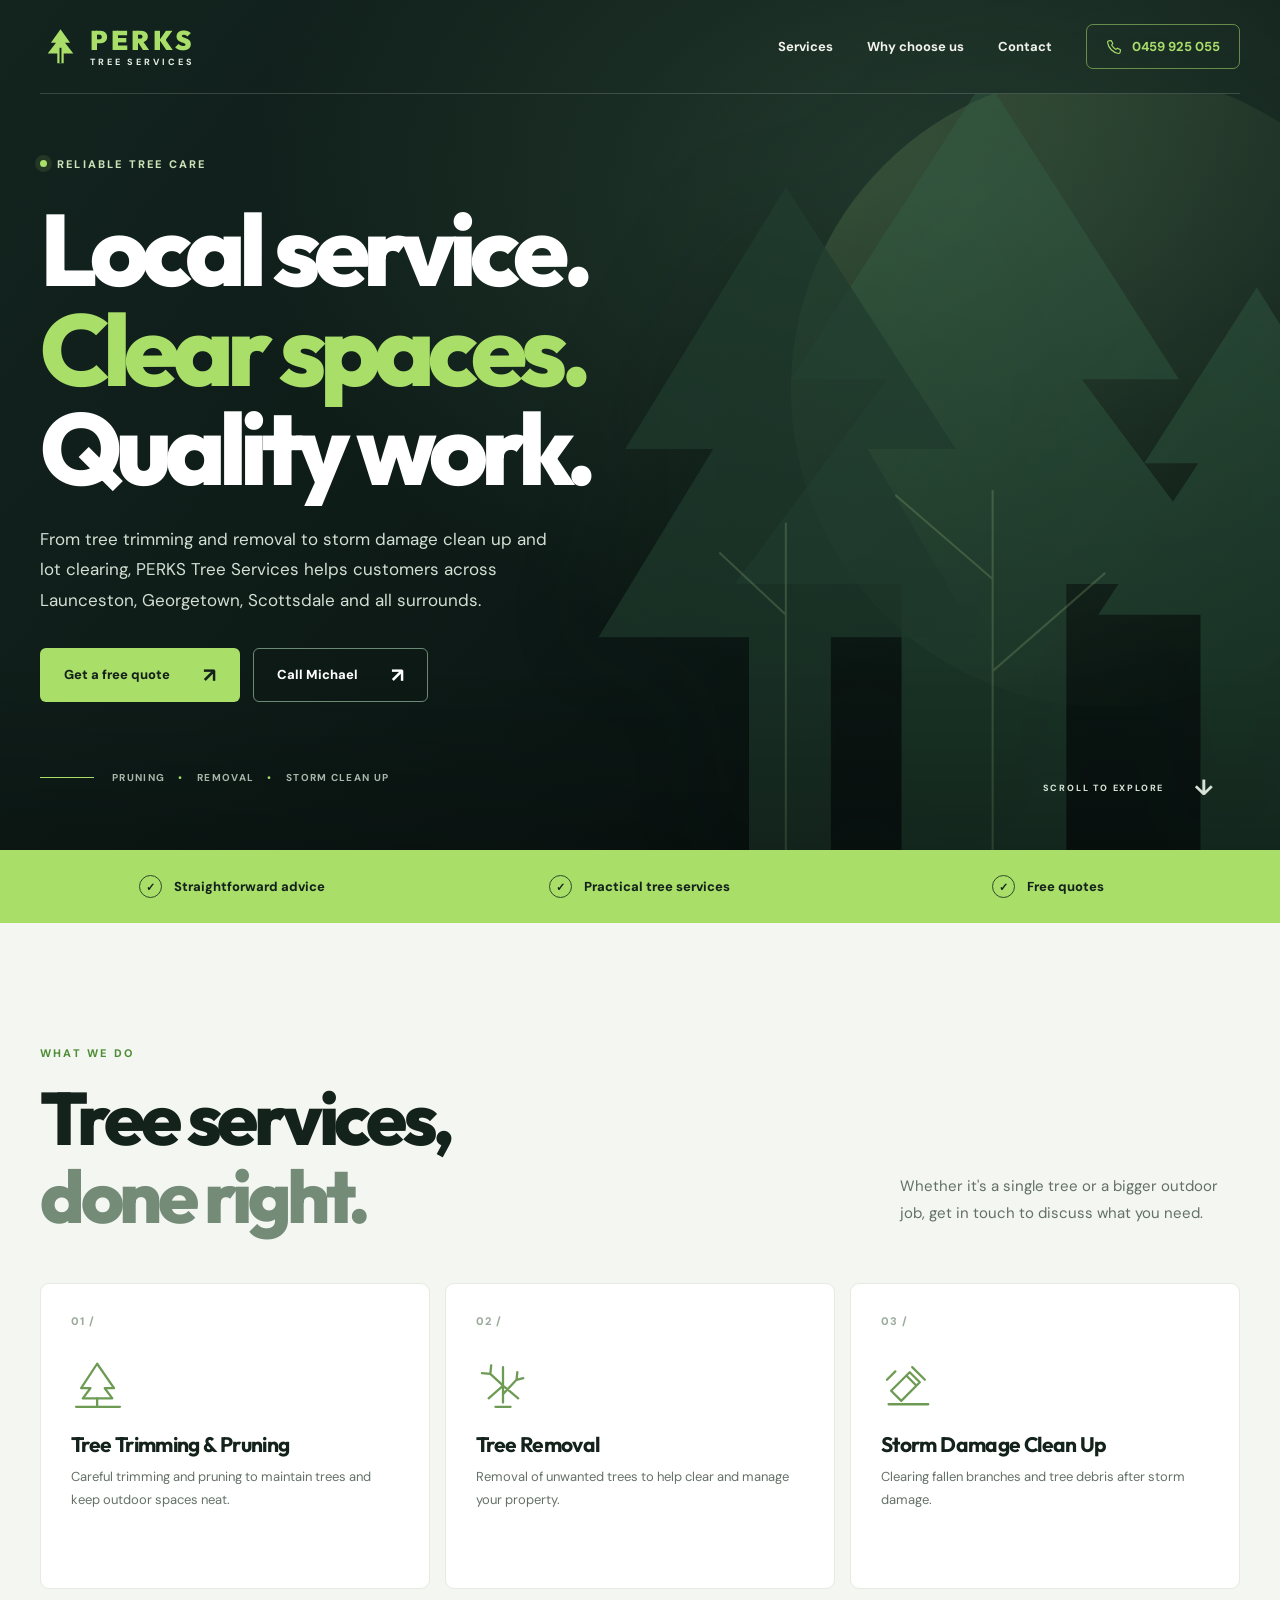
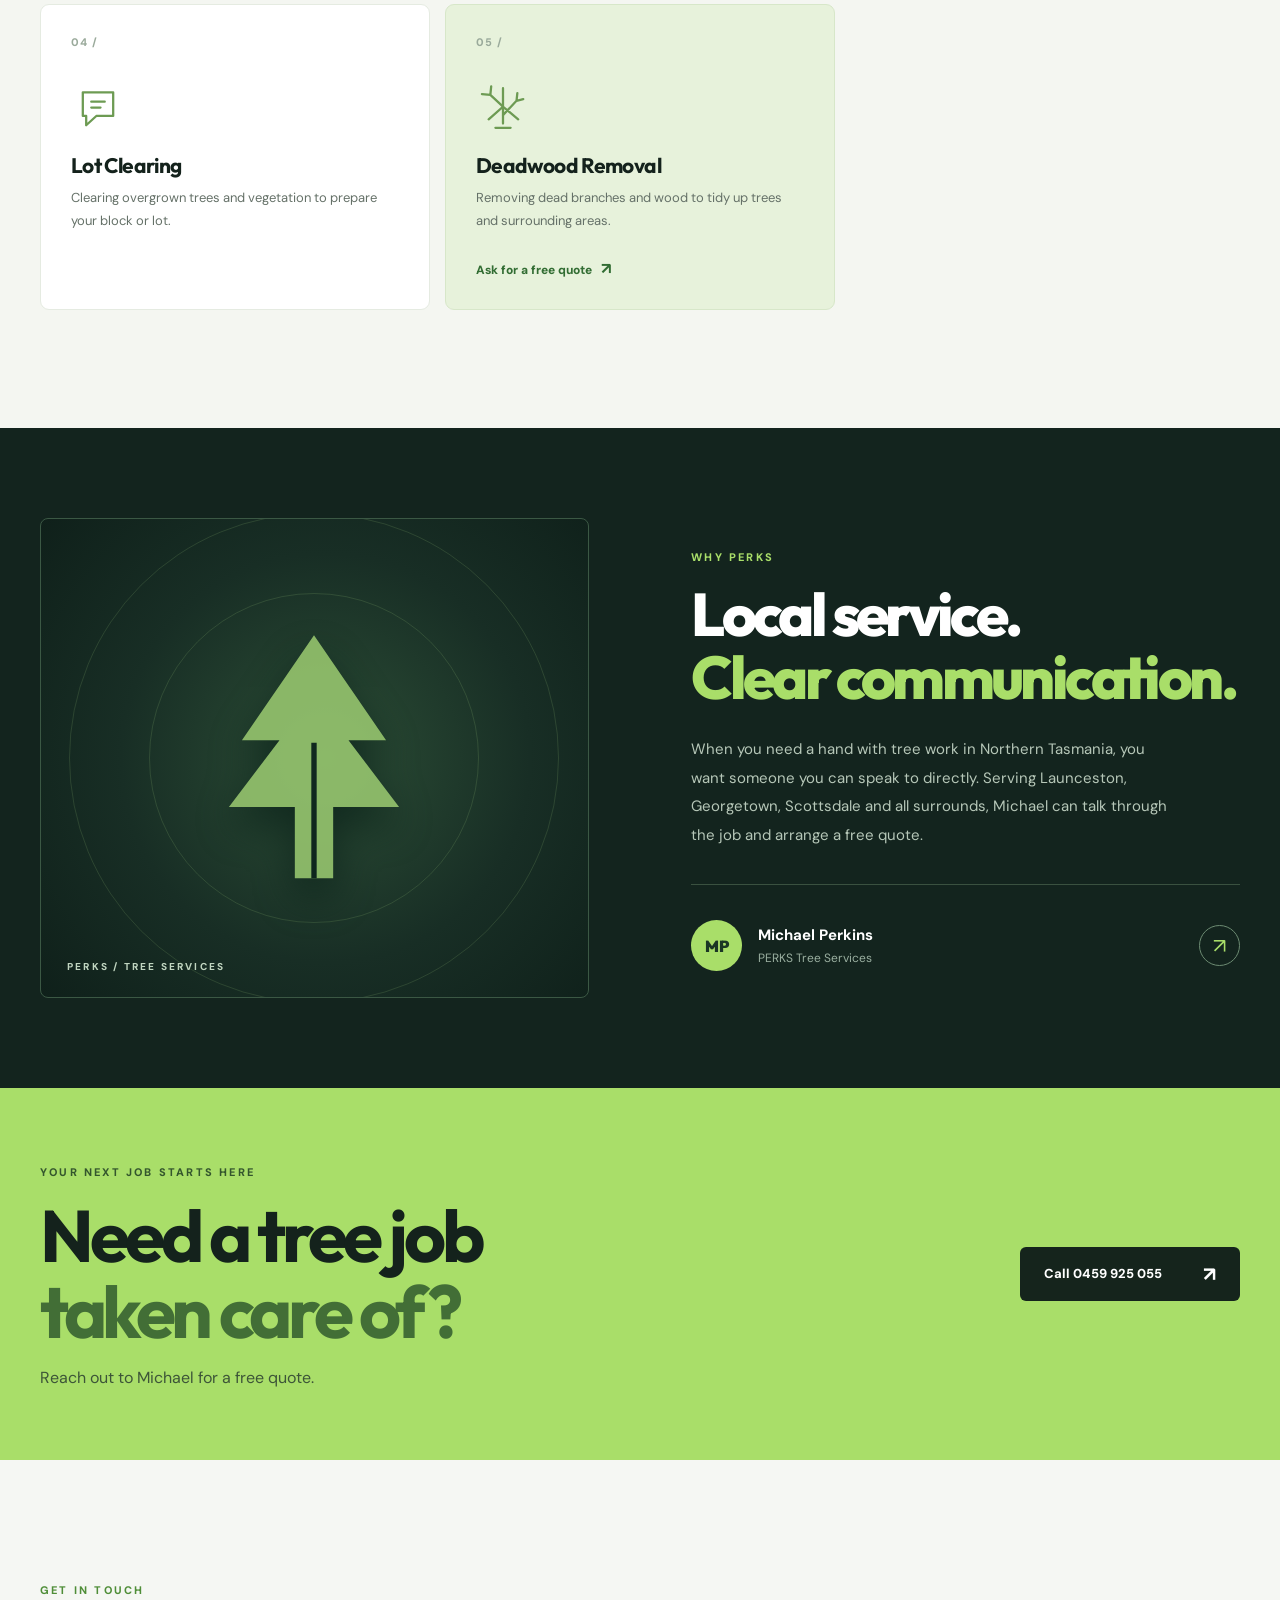
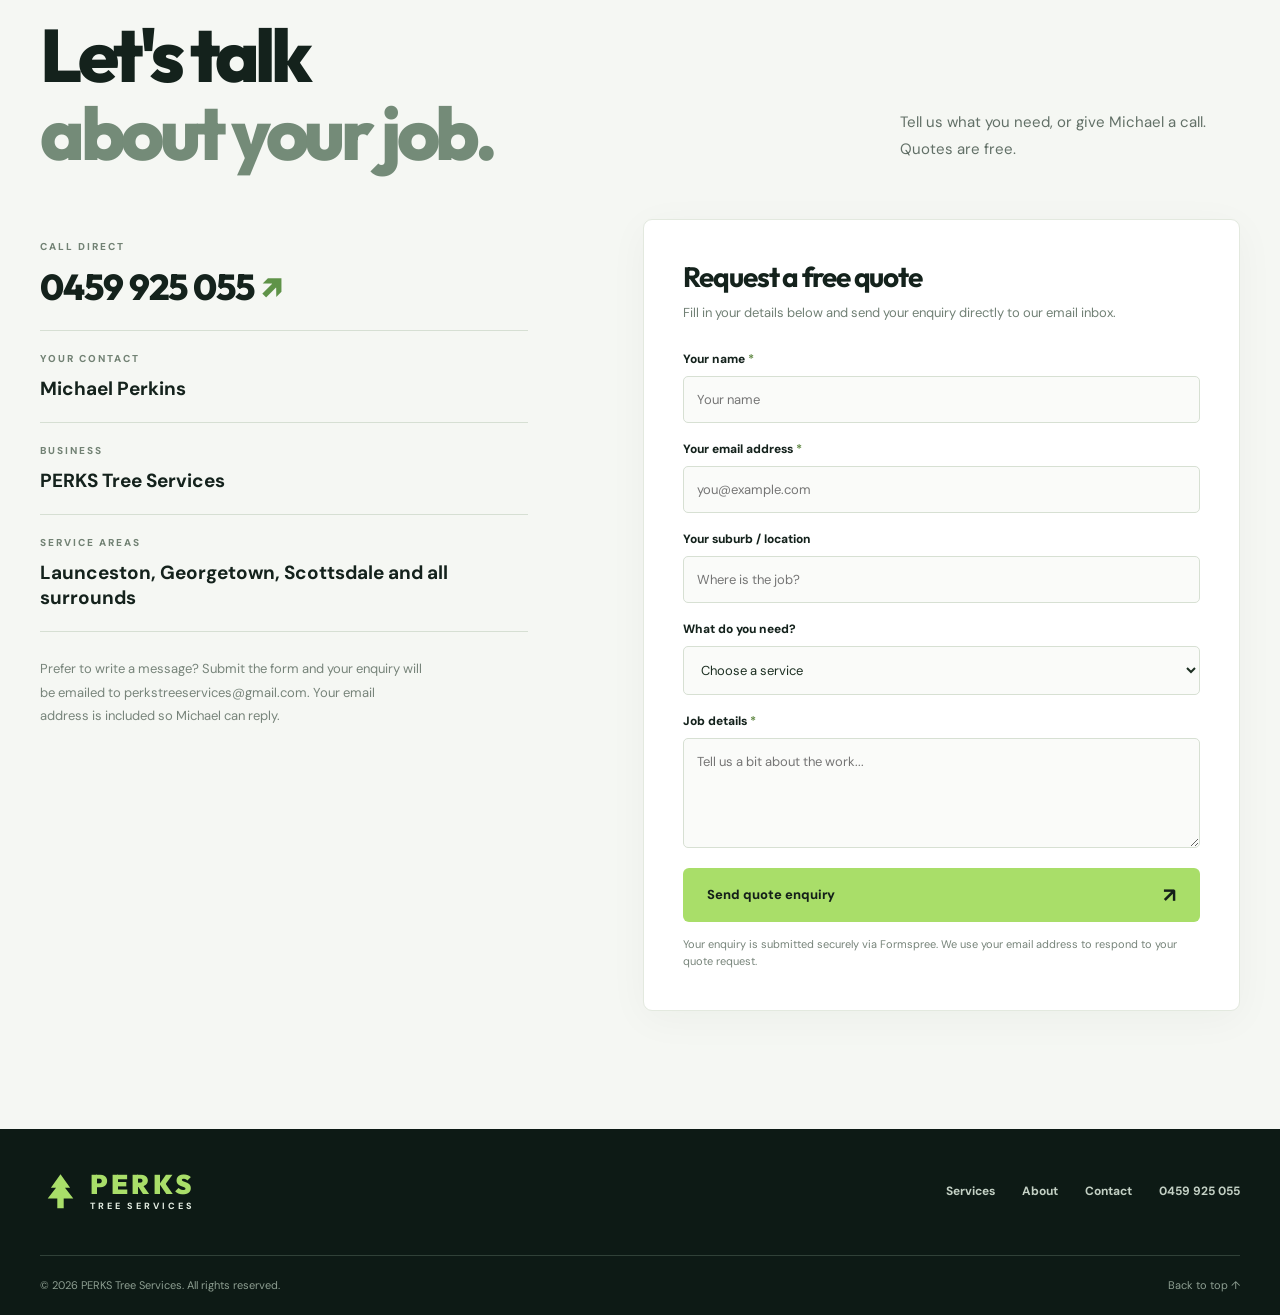
<file: index.html>
<!doctype html>
<html lang="en-AU">
<head>
  <meta charset="utf-8">
  <meta name="viewport" content="width=device-width, initial-scale=1">
  <meta name="theme-color" content="#101b19">
  <meta name="description" content="PERKS Tree Services provides tree removal, pruning, storm damage clean up, lot clearing and deadwood removal in Launceston, Georgetown, Scottsdale and surrounds. Free quotes: 0459 925 055.">
  <meta name="robots" content="index, follow">
  <link rel="canonical" href="https://perkstreeservices.github.io/">
  <meta property="og:type" content="website">
  <meta property="og:title" content="PERKS Tree Services | Tree Removal & Pruning Northern Tasmania">
  <meta property="og:description" content="Tree trimming, removal, storm damage clean up and more across Launceston, Georgetown, Scottsdale and all surrounds. Free quotes.">
  <meta property="og:url" content="https://perkstreeservices.github.io/">
  <title>PERKS Tree Services | Tree Removal & Pruning Northern Tasmania</title>
  <script type="application/ld+json">{"@context":"https://schema.org","@type":"HomeAndConstructionBusiness","name":"PERKS Tree Services","url":"https://perkstreeservices.github.io/","telephone":"+61-459-925-055","email":"perkstreeservices@gmail.com","description":"Tree trimming and pruning, tree removal, storm damage clean up, lot clearing and deadwood removal throughout parts of Northern Tasmania.","areaServed":[{"@type":"Place","name":"Launceston, Tasmania, Australia"},{"@type":"Place","name":"George Town, Tasmania, Australia"},{"@type":"Place","name":"Scottsdale, Tasmania, Australia"}],"hasOfferCatalog":{"@type":"OfferCatalog","name":"Tree services","itemListElement":[{"@type":"OfferCatalog","name":"Tree Trimming & Pruning"},{"@type":"OfferCatalog","name":"Tree Removal"},{"@type":"OfferCatalog","name":"Storm Damage Clean Up"},{"@type":"OfferCatalog","name":"Lot Clearing"},{"@type":"OfferCatalog","name":"Deadwood Removal"}]}}</script>
  <link rel="icon" href="favicon.svg" type="image/svg+xml">
  <link rel="stylesheet" href="styles.css">
</head>
<body>
  <a class="skip-link" href="#main">Skip to content</a>
  <header class="site-header" id="top">
    <div class="container nav-wrap">
      <a href="#top" class="brand" aria-label="PERKS Tree Services home">
        <svg class="brand-mark" viewBox="0 0 64 64" fill="none" aria-hidden="true"><path d="M32 5 17 26h8L12 43h15v15h10V43h15L39 26h8L32 5Z" fill="currentColor"/><path d="M32 34v24" stroke="#11201B" stroke-width="3"/></svg>
        <span class="brand-type"><strong>PERKS</strong><small>TREE SERVICES</small></span>
      </a>
      <button class="menu-toggle" type="button" aria-label="Open menu" aria-expanded="false" aria-controls="site-nav"><span></span><span></span><span></span></button>
      <nav id="site-nav" class="nav-links" aria-label="Main navigation"><a href="#services">Services</a><a href="#about">Why choose us</a><a href="#contact">Contact</a><a class="nav-call" href="tel:+61459925055"><svg viewBox="0 0 24 24" aria-hidden="true"><path d="M7.3 3.6 9.6 7.8 7.9 10a15.1 15.1 0 0 0 6.1 6.1l2.2-1.7 4.2 2.3-.5 3.4a2 2 0 0 1-2.1 1.7A18.5 18.5 0 0 1 2.2 6.2 2 2 0 0 1 3.9 4l3.4-.4Z" fill="none" stroke="currentColor" stroke-width="1.6" stroke-linejoin="round"/></svg> 0459 925 055</a></nav>
    </div>
  </header>

  <main id="main">
    <section class="hero" aria-labelledby="hero-title">
      <div class="hero-art" aria-hidden="true">
        <svg viewBox="0 0 840 840" preserveAspectRatio="xMidYMax slice"><defs><linearGradient id="treeGlow" x1="0" y1="0" x2="1" y2="1"><stop stop-color="#94bd76" stop-opacity=".29"/><stop offset="1" stop-color="#0d2520" stop-opacity="0"/></linearGradient></defs><circle cx="560" cy="340" r="310" fill="url(#treeGlow)"/><g fill="#38694d" opacity=".42"><path d="M440 35 250 330h94L195 530h163v260h161V530h164L534 330h95Z"/><path d="M705 240 595 412h53L550 560h100v230h110V560h98L757 412h55Z"/></g><g fill="#213e30" opacity=".76"><path d="M245 142 88 398h86L62 582h147v208h80V582h143L325 398h86Z"/></g><g stroke="#c1e59a" stroke-opacity=".23" stroke-width="2"><path d="M447 790V438M447 525l-95-82M447 615l110-96M245 790V470M245 560l-65-61"/></g></svg>
      </div>
      <div class="container hero-content">
        <span class="eyebrow"><span class="status-dot"></span> RELIABLE TREE CARE</span>
        <h1 id="hero-title">Local service.<br><em>Clear spaces.</em><br>Quality work.</h1>
        <p>From tree trimming and removal to storm damage clean up and lot clearing, PERKS Tree Services helps customers across Launceston, Georgetown, Scottsdale and all surrounds.</p>
        <div class="hero-actions"><a class="btn btn-primary" href="#contact">Get a free quote <span aria-hidden="true">↗</span></a><a class="btn btn-outline" href="tel:+61459925055">Call Michael <span aria-hidden="true">↗</span></a></div>
        <div class="hero-note"><span class="line"></span><span>PRUNING <b>•</b> REMOVAL <b>•</b> STORM CLEAN UP</span></div>
      </div>
      <a href="#services" class="scroll-indicator" aria-label="Scroll to services">SCROLL TO EXPLORE <span aria-hidden="true">↓</span></a>
    </section>

    <section class="intro-band" aria-label="Our promise"><div class="container intro-grid"><p><span class="mini-icon">✓</span> Straightforward advice</p><p><span class="mini-icon">✓</span> Practical tree services</p><p><span class="mini-icon">✓</span> Free quotes</p></div></section>

    <section id="services" class="section services-section"><div class="container">
      <div class="section-heading"><div><span class="section-kicker">WHAT WE DO</span><h2>Tree services,<br><span>done right.</span></h2></div><p>Whether it's a single tree or a bigger outdoor job, get in touch to discuss what you need.</p></div>
      <div class="service-grid">
        <article class="service-card"><span class="service-number">01 /</span><div class="service-icon"><svg viewBox="0 0 64 64" fill="none" aria-hidden="true"><path d="M31 8 12 37h11L14 49h35L40 37h11L31 8Z" stroke="currentColor" stroke-width="2.7" stroke-linejoin="round"/><path d="M31 49v10M6 59h52" stroke="currentColor" stroke-width="2.7" stroke-linecap="round"/></svg></div><h3>Tree Trimming &amp; Pruning</h3><p>Careful trimming and pruning to maintain trees and keep outdoor spaces neat.</p></article>
        <article class="service-card"><span class="service-number">02 /</span><div class="service-icon"><svg viewBox="0 0 64 64" fill="none" aria-hidden="true"><path d="M32 54V12m0 22L17 20m15 24 16-17M15 49l17-15 18 15M17 20l1-10M17 20 7 19m41 8 8-2m-8 2 1-9" stroke="currentColor" stroke-width="2.7" stroke-linecap="round"/><path d="M23 59h18" stroke="currentColor" stroke-width="2.7" stroke-linecap="round"/></svg></div><h3>Tree Removal</h3><p>Removal of unwanted trees to help clear and manage your property.</p></article>
        <article class="service-card"><span class="service-number">03 /</span><div class="service-icon"><svg viewBox="0 0 64 64" fill="none" aria-hidden="true"><path d="M12 40 34 18l12 12-22 22-12-12ZM30 22l12 12M9 56h47M37 12l15 15" stroke="currentColor" stroke-width="2.7" stroke-linecap="round" stroke-linejoin="round"/><path d="m7 27 10-10" stroke="currentColor" stroke-width="2.7" stroke-linecap="round"/></svg></div><h3>Storm Damage Clean Up</h3><p>Clearing fallen branches and tree debris after storm damage.</p></article>
        <article class="service-card"><span class="service-number">04 /</span><div class="service-icon"><svg viewBox="0 0 64 64" fill="none" aria-hidden="true"><path d="M14 17h36v28H30L18 56V45h-4V17Z" stroke="currentColor" stroke-width="2.7" stroke-linejoin="round"/><path d="M24 28h16M24 35h11" stroke="currentColor" stroke-width="2.7" stroke-linecap="round"/></svg></div><h3>Lot Clearing</h3><p>Clearing overgrown trees and vegetation to prepare your block or lot.</p></article>
        <article class="service-card service-card-featured"><span class="service-number">05 /</span><div class="service-icon"><svg viewBox="0 0 64 64" fill="none" aria-hidden="true"><path d="M32 54V12m0 22L17 20m15 24 16-17M15 49l17-15 18 15M17 20l1-10M17 20 7 19m41 8 8-2m-8 2 1-9" stroke="currentColor" stroke-width="2.7" stroke-linecap="round"/><path d="M23 59h18" stroke="currentColor" stroke-width="2.7" stroke-linecap="round"/></svg></div><h3>Deadwood Removal</h3><p>Removing dead branches and wood to tidy up trees and surrounding areas.</p><a href="#contact" class="inline-link">Ask for a free quote <span aria-hidden="true">↗</span></a></article>
      </div>
    </div></section>

    <section id="about" class="about-section"><div class="container about-grid"><div class="about-visual" aria-hidden="true"><div class="about-ring ring-one"></div><div class="about-ring ring-two"></div><svg viewBox="0 0 300 360" class="about-tree"><path d="m150 20-94 137h49L39 244h86v93h50v-93h86l-66-87h49L150 20Z" fill="currentColor"/><path d="M150 160v177" stroke="#0b211b" stroke-width="7"/></svg><span class="visual-caption">PERKS / TREE SERVICES</span></div><div class="about-copy"><span class="section-kicker">WHY PERKS</span><h2>Local service.<br><span>Clear communication.</span></h2><p>When you need a hand with tree work in Northern Tasmania, you want someone you can speak to directly. Serving Launceston, Georgetown, Scottsdale and all surrounds, Michael can talk through the job and arrange a free quote.</p><div class="about-divider"></div><div class="about-contact"><span class="initial-avatar">MP</span><div><strong>Michael Perkins</strong><small>PERKS Tree Services</small></div><a href="tel:+61459925055" aria-label="Call Michael Perkins">↗</a></div></div></div></section>

    <section class="cta-section"><div class="container cta-inner"><div><span class="section-kicker">YOUR NEXT JOB STARTS HERE</span><h2>Need a tree job<br><em>taken care of?</em></h2><p>Reach out to Michael for a free quote.</p></div><a class="btn btn-dark" href="tel:+61459925055">Call 0459 925 055 <span aria-hidden="true">↗</span></a></div></section>

    <section id="contact" class="section contact-section"><div class="container"><div class="section-heading contact-heading"><div><span class="section-kicker">GET IN TOUCH</span><h2>Let's talk<br><span>about your job.</span></h2></div><p>Tell us what you need, or give Michael a call. Quotes are free.</p></div><div class="contact-grid"><div class="contact-details"><div class="contact-detail"><span>CALL DIRECT</span><a href="tel:+61459925055">0459 925 055 <span aria-hidden="true">↗</span></a></div><div class="contact-detail"><span>YOUR CONTACT</span><strong>Michael Perkins</strong></div><div class="contact-detail"><span>BUSINESS</span><strong>PERKS Tree Services</strong></div><div class="contact-detail"><span>SERVICE AREAS</span><strong>Launceston, Georgetown, Scottsdale and all surrounds</strong></div><p class="small-print">Prefer to write a message? Submit the form and your enquiry will be emailed to perkstreeservices@gmail.com. Your email address is included so Michael can reply.</p></div>
      <form class="quote-form" id="quote-form" action="https://formspree.io/f/xwllygkr" method="POST"><input type="hidden" name="subject" value="New free quote enquiry — PERKS Tree Services"><h3>Request a free quote</h3><p>Fill in your details below and send your enquiry directly to our email inbox.</p><div class="form-row"><label for="customer-name">Your name <span>*</span></label><input id="customer-name" name="name" type="text" placeholder="Your name" autocomplete="name" required maxlength="80"></div><div class="form-row"><label for="customer-email">Your email address <span>*</span></label><input id="customer-email" name="email" type="email" placeholder="you@example.com" autocomplete="email" required maxlength="254"></div><div class="form-row"><label for="customer-suburb">Your suburb / location</label><input id="customer-suburb" name="suburb" type="text" placeholder="Where is the job?" maxlength="100"></div><div class="form-row"><label for="customer-service">What do you need?</label><select id="customer-service" name="service"><option value="Not sure yet">Choose a service</option><option>Tree Trimming &amp; Pruning</option><option>Tree Removal</option><option>Storm Damage Clean Up</option><option>Lot Clearing</option><option>Deadwood Removal</option><option>Something else</option></select></div><div class="form-row"><label for="customer-message">Job details <span>*</span></label><textarea id="customer-message" name="message" rows="4" placeholder="Tell us a bit about the work..." required maxlength="1200"></textarea></div><button class="btn btn-primary form-submit" type="submit">Send quote enquiry <span aria-hidden="true">↗</span></button><p class="form-hint">Your enquiry is submitted securely via Formspree. We use your email address to respond to your quote request.</p></form>
    </div></div></section>
  </main>

  <footer class="site-footer"><div class="container footer-main"><a href="#top" class="brand"><svg class="brand-mark" viewBox="0 0 64 64" fill="none" aria-hidden="true"><path d="M32 5 17 26h8L12 43h15v15h10V43h15L39 26h8L32 5Z" fill="currentColor"/></svg><span class="brand-type"><strong>PERKS</strong><small>TREE SERVICES</small></span></a><div class="footer-right"><a href="#services">Services</a><a href="#about">About</a><a href="#contact">Contact</a><a href="tel:+61459925055">0459 925 055</a></div></div><div class="container footer-bottom"><span>© <span id="year">2026</span> PERKS Tree Services. All rights reserved.</span><a href="#top">Back to top ↑</a></div></footer>
  <script src="script.js?v=20261105-formspree" defer></script>
</body>
</html>
</file>
<file: styles.css>
@import url('https://fonts.googleapis.com/css2?family=DM+Sans:wght@400;500;600;700;800&family=Outfit:wght@400;500;600;700;800;900&display=swap');
:root{--dark:#101d19;--dark2:#162922;--green:#a9de69;--green-strong:#80bd4e;--text:#14221c;--muted:#627067;--paper:#f4f6f1;--white:#fff;--line:#dce5d9}*{box-sizing:border-box}html{scroll-behavior:smooth;scroll-padding-top:86px}body{margin:0;background:var(--paper);font-family:'DM Sans',Arial,sans-serif;color:var(--text);-webkit-font-smoothing:antialiased}h1,h2,h3,p{margin-top:0}h1,h2,h3{font-family:'Outfit','DM Sans',sans-serif}a{color:inherit;text-decoration:none}button,input,select,textarea{font:inherit}button,a,input,textarea,select{-webkit-tap-highlight-color:transparent}button:focus-visible,a:focus-visible,input:focus-visible,select:focus-visible,textarea:focus-visible{outline:3px solid #88bc4d;outline-offset:3px}.container{width:min(1200px,calc(100% - 64px));margin-inline:auto}.skip-link{position:absolute;top:-100px;left:12px;background:white;padding:10px;z-index:30}.skip-link:focus{top:12px}.site-header{position:absolute;z-index:20;width:100%;color:white;top:0}.nav-wrap{height:94px;display:flex;justify-content:space-between;align-items:center;border-bottom:1px solid rgba(255,255,255,.16)}.brand{display:inline-flex;gap:9px;align-items:center;color:var(--green)}.brand-mark{width:41px;height:47px}.brand-type{display:flex;flex-direction:column;line-height:1}.brand-type strong{font-family:'Outfit',sans-serif;font-weight:900;letter-spacing:.12em;font-size:27px}.brand-type small{font-size:9px;font-weight:800;letter-spacing:.32em;margin-top:4px;color:#e4ede2}.nav-links{display:flex;gap:34px;align-items:center;font-size:13px;font-weight:700}.nav-links>a:not(.nav-call){color:#f1f3ec;transition:color .2s}.nav-links>a:hover{color:var(--green)}.nav-call{border:1px solid rgba(169,222,105,.54);padding:13px 19px;border-radius:7px;color:var(--green);display:flex;align-items:center;gap:9px}.nav-call svg{width:17px;height:17px}.menu-toggle{display:none}.hero{background:radial-gradient(ellipse at 76% 23%,#253d30 0%,transparent 53%),linear-gradient(130deg,#13241f,#0a1512 72%);min-height:760px;height:min(850px,95svh);position:relative;overflow:hidden;color:white;display:flex;align-items:center}.hero:after{content:'';position:absolute;bottom:0;left:0;right:0;height:190px;background:linear-gradient(0deg,rgba(0,0,0,.24),transparent);pointer-events:none}.hero-art{position:absolute;right:-9%;bottom:-6%;width:min(860px,75vw);height:95%;opacity:.84;filter:drop-shadow(-24px 0 50px rgba(8,19,12,.28))}.hero-art svg{width:100%;height:100%}.hero-content{position:relative;z-index:2;padding-top:85px}.eyebrow,.section-kicker{display:inline-flex;align-items:center;letter-spacing:.2em;font-size:11px;font-weight:800}.eyebrow{color:#cce3b9;gap:10px}.status-dot{width:7px;height:7px;border-radius:50%;background:var(--green);box-shadow:0 0 0 5px rgba(169,222,105,.11)}.hero h1{font-size:clamp(56px,7.9vw,114px);letter-spacing:-.068em;line-height:.98;max-width:850px;font-weight:800;margin:27px 0}.hero h1 em,.cta-section em{font-style:normal;color:var(--green)}.hero-content>p{font-size:17px;line-height:1.8;color:#d3dfd4;max-width:520px}.hero-actions{display:flex;gap:13px;margin-top:32px;flex-wrap:wrap}.btn{min-height:54px;display:inline-flex;align-items:center;justify-content:space-between;gap:33px;padding:16px 23px;font-size:13px;font-weight:800;border-radius:6px;border:1px solid transparent;cursor:pointer;transition:transform .2s,background .2s}.btn:hover{transform:translateY(-2px)}.btn-primary{background:var(--green);color:#142019}.btn-primary:hover{background:#c0ef88}.btn-outline{color:white;border-color:#6c8976;background:rgba(12,25,19,.35)}.btn-outline:hover{background:rgba(255,255,255,.08)}.btn span{font-size:20px;line-height:0}.hero-note{display:flex;align-items:center;gap:18px;margin-top:69px;letter-spacing:.13em;font-size:10px;color:#a7b7aa;font-weight:700}.hero-note .line{width:54px;height:1px;background:var(--green)}.hero-note b{padding:0 10px;color:var(--green)}.scroll-indicator{position:absolute;right:5%;bottom:48px;z-index:3;color:#d7e3d7;font-size:9px;font-weight:800;letter-spacing:.2em;display:flex;gap:30px;align-items:center}.scroll-indicator span{font-size:22px}.intro-band{background:#a9de69}.intro-grid{display:grid;grid-template-columns:repeat(3,1fr);gap:25px;padding:25px 0}.intro-grid p{margin:0;display:flex;align-items:center;justify-content:center;gap:12px;font-weight:800;font-size:13px}.mini-icon{display:grid;place-items:center;border:1.5px solid #2d4b28;border-radius:50%;height:23px;width:23px;font-size:11px}.section{padding:118px 0}.section-heading{display:flex;justify-content:space-between;align-items:end;gap:40px;margin-bottom:48px}.section-kicker{color:#4f8e38}.section-heading h2,.about-copy h2,.contact-heading h2{font-size:clamp(43px,5.8vw,76px);font-weight:800;line-height:1.05;letter-spacing:-.06em;margin:17px 0 0}.section-heading h2 span,.about-copy h2 span{color:#748b78}.section-heading>p{font-size:15px;color:var(--muted);max-width:340px;line-height:1.8;margin:0 0 8px}.service-grid{display:grid;grid-template-columns:repeat(3,1fr);gap:15px}.service-card{background:white;min-height:306px;padding:30px;position:relative;border:1px solid #e5ebe1;border-radius:9px;display:flex;flex-direction:column;align-items:flex-start;transition:transform .2s,box-shadow .2s}.service-card:hover{transform:translateY(-4px);box-shadow:0 14px 35px rgba(17,36,24,.08)}.service-number{color:#9aaa9b;font-size:11px;font-weight:800;letter-spacing:.1em}.service-icon{color:#6d9b53;margin:29px 0 15px}.service-icon svg{width:54px;height:54px}.service-card h3{font-size:21px;letter-spacing:-.03em;margin-bottom:9px}.service-card p{color:#657168;font-size:13px;line-height:1.75;margin-bottom:0}.service-card-featured{background:#e7f2db;border-color:#d7e7c9}.inline-link{font-size:12px;color:#326d33;font-weight:800;margin-top:auto;padding-top:22px}.inline-link span{font-size:16px;padding-left:6px}.about-section{background:#13241e;color:white;padding:90px 0}.about-grid{display:grid;grid-template-columns:1fr 1fr;gap:clamp(40px,8vw,115px);align-items:center}.about-visual{min-height:480px;background:radial-gradient(circle at 52% 50%,#2c4e36,#182e25 55%,#0f201a);border:1px solid #3b5844;border-radius:8px;display:flex;align-items:center;justify-content:center;position:relative;overflow:hidden}.about-tree{width:230px;height:310px;color:#9fcf73;opacity:.83;filter:drop-shadow(0 18px 20px #0d241b)}.about-ring{position:absolute;border-radius:50%;border:1px solid rgba(173,223,135,.15)}.ring-one{width:330px;height:330px}.ring-two{width:490px;height:490px}.visual-caption{position:absolute;bottom:24px;left:26px;color:#c0d5c0;font-size:10px;letter-spacing:.22em;font-weight:800}.about-copy .section-kicker{color:var(--green)}.about-copy h2{font-size:clamp(42px,4.7vw,68px);margin-bottom:26px}.about-copy h2 span{color:var(--green)}.about-copy>p{color:#b6c7b8;line-height:1.9;font-size:15px;max-width:480px}.about-divider{background:#3a5140;height:1px;margin:35px 0}.about-contact{display:flex;gap:16px;align-items:center}.initial-avatar{background:#a9de69;color:#1b3625;width:51px;height:51px;border-radius:50%;display:grid;place-items:center;font-weight:900;font-family:'Outfit',sans-serif}.about-contact div{display:flex;flex-direction:column;gap:5px}.about-contact strong{font-size:15px}.about-contact small{font-size:12px;color:#9aafa0}.about-contact>a{margin-left:auto;border:1px solid #6c8b72;border-radius:50%;width:41px;height:41px;display:grid;place-items:center;font-size:21px;color:var(--green)}.cta-section{background:var(--green);padding:72px 0}.cta-inner{display:flex;align-items:center;justify-content:space-between;gap:25px}.cta-section .section-kicker{color:#34562d}.cta-section h2{font-size:clamp(42px,5.7vw,75px);letter-spacing:-.06em;line-height:1.04;margin:17px 0}.cta-section em{color:#426e36}.cta-section p{margin:0;color:#3d5538}.btn-dark{background:#15241c;color:white;min-width:220px}.btn-dark:hover{background:#284532}.contact-section{background:#f5f7f3}.contact-grid{display:grid;grid-template-columns:.9fr 1.1fr;gap:clamp(30px,9vw,130px)}.contact-detail{border-bottom:1px solid #d6dfd3;padding:21px 0;display:flex;flex-direction:column;gap:11px}.contact-detail>span{color:#728274;font-size:10px;font-weight:800;letter-spacing:.2em}.contact-detail>a{font-size:clamp(23px,3vw,36px);font-weight:800;font-family:'Outfit',sans-serif;letter-spacing:-.03em}.contact-detail>a span{color:#5f9348}.contact-detail strong{font-size:19px}.small-print{font-size:13px;line-height:1.8;color:#77847a;max-width:385px;margin-top:25px}.quote-form{background:white;padding:39px;border:1px solid #e3e9df;border-radius:9px;box-shadow:0 8px 40px rgba(24,53,24,.04)}.quote-form h3{font-size:28px;letter-spacing:-.04em;margin:0 0 8px}.quote-form>p:not(.form-hint){color:#718075;font-size:13px;line-height:1.7;margin-bottom:26px}.form-row{display:flex;flex-direction:column;gap:9px;margin-bottom:18px}.form-row label{font-size:12px;font-weight:800}.form-row label span{color:#668c4a}.form-row input,.form-row select,.form-row textarea{border:1px solid #d7e0d3;background:#fafbf9;padding:14px 13px;border-radius:5px;width:100%;font-size:13px;color:#1c2f22}.form-row textarea{resize:vertical;min-height:110px}.form-submit{width:100%;margin-top:2px}.form-hint{color:#77847a;font-size:11px;line-height:1.6;margin:14px 0 0}.site-footer{background:#0d1a15;color:white;padding:39px 0 23px}.footer-main{display:flex;justify-content:space-between;align-items:center;padding-bottom:40px}.footer-right{display:flex;gap:27px;align-items:center;font-size:12px;color:#c3d0c4;font-weight:700}.footer-right a:hover,.footer-bottom a:hover{color:var(--green)}.footer-bottom{border-top:1px solid #304138;padding-top:22px;display:flex;justify-content:space-between;font-size:11px;color:#8d9e91}@media(max-width:900px){.hero{min-height:720px;height:auto;padding:120px 0 85px}.hero-art{right:-28%;width:100%;opacity:.55}.hero h1{font-size:clamp(53px,9vw,82px)}.nav-links{gap:18px}.service-grid{grid-template-columns:repeat(2,1fr)}.about-grid{gap:35px}.about-visual{min-height:420px}.about-tree{width:180px}.contact-grid{gap:32px}}@media(max-width:680px){.container{width:min(100% - 36px,540px)}.nav-wrap{height:78px}.brand-mark{width:33px;height:38px}.brand-type strong{font-size:22px}.brand-type small{font-size:8px}.menu-toggle{display:flex;flex-direction:column;justify-content:center;gap:5px;align-items:center;background:transparent;color:white;border:1px solid #526d55;width:43px;height:43px;border-radius:5px;cursor:pointer}.menu-toggle span{width:19px;height:2px;background:currentColor;border-radius:2px}.nav-links{display:none;position:absolute;top:78px;left:0;width:100%;background:#15271f;padding:22px 18px 26px;flex-direction:column;align-items:stretch;gap:20px;box-shadow:0 10px 20px rgba(0,0,0,.2)}.nav-links.open{display:flex}.nav-call{justify-content:center}.hero{min-height:730px;padding:119px 0 77px;align-items:center}.hero-content{padding-top:12px}.hero-art{width:140%;right:-70%;opacity:.4}.hero h1{font-size:clamp(51px,12vw,75px);margin:25px 0}.hero-content>p{font-size:15px;line-height:1.75}.hero-actions{gap:10px}.btn{gap:19px;padding:15px 17px}.hero-note{margin-top:49px;font-size:8px;letter-spacing:.07em;gap:9px}.hero-note .line{width:27px}.hero-note b{padding:0 4px}.scroll-indicator{display:none}.intro-grid{grid-template-columns:1fr;gap:11px;padding:19px 0}.intro-grid p{font-size:12px;justify-content:flex-start}.section{padding:75px 0}.section-heading{display:block;margin-bottom:31px}.section-heading h2{font-size:clamp(43px,10vw,61px)}.section-heading>p{margin-top:23px}.service-grid{grid-template-columns:1fr}.service-card{min-height:253px;padding:26px}.service-icon{margin:20px 0 13px}.service-icon svg{width:45px;height:45px}.about-section{padding:70px 0}.about-grid{grid-template-columns:1fr}.about-visual{min-height:300px;order:2}.about-copy{order:1}.about-tree{height:230px}.cta-section{padding:57px 0}.cta-inner{display:block}.cta-inner .btn{margin-top:30px}.contact-grid{grid-template-columns:1fr}.quote-form{padding:26px 20px}.footer-main{display:block}.footer-right{flex-wrap:wrap;margin-top:34px;gap:18px}.footer-bottom{gap:13px;align-items:flex-start}.footer-bottom span{max-width:230px}}@media(prefers-reduced-motion:reduce){html{scroll-behavior:auto}*,*:before,*:after{transition:none!important}}
</file>
